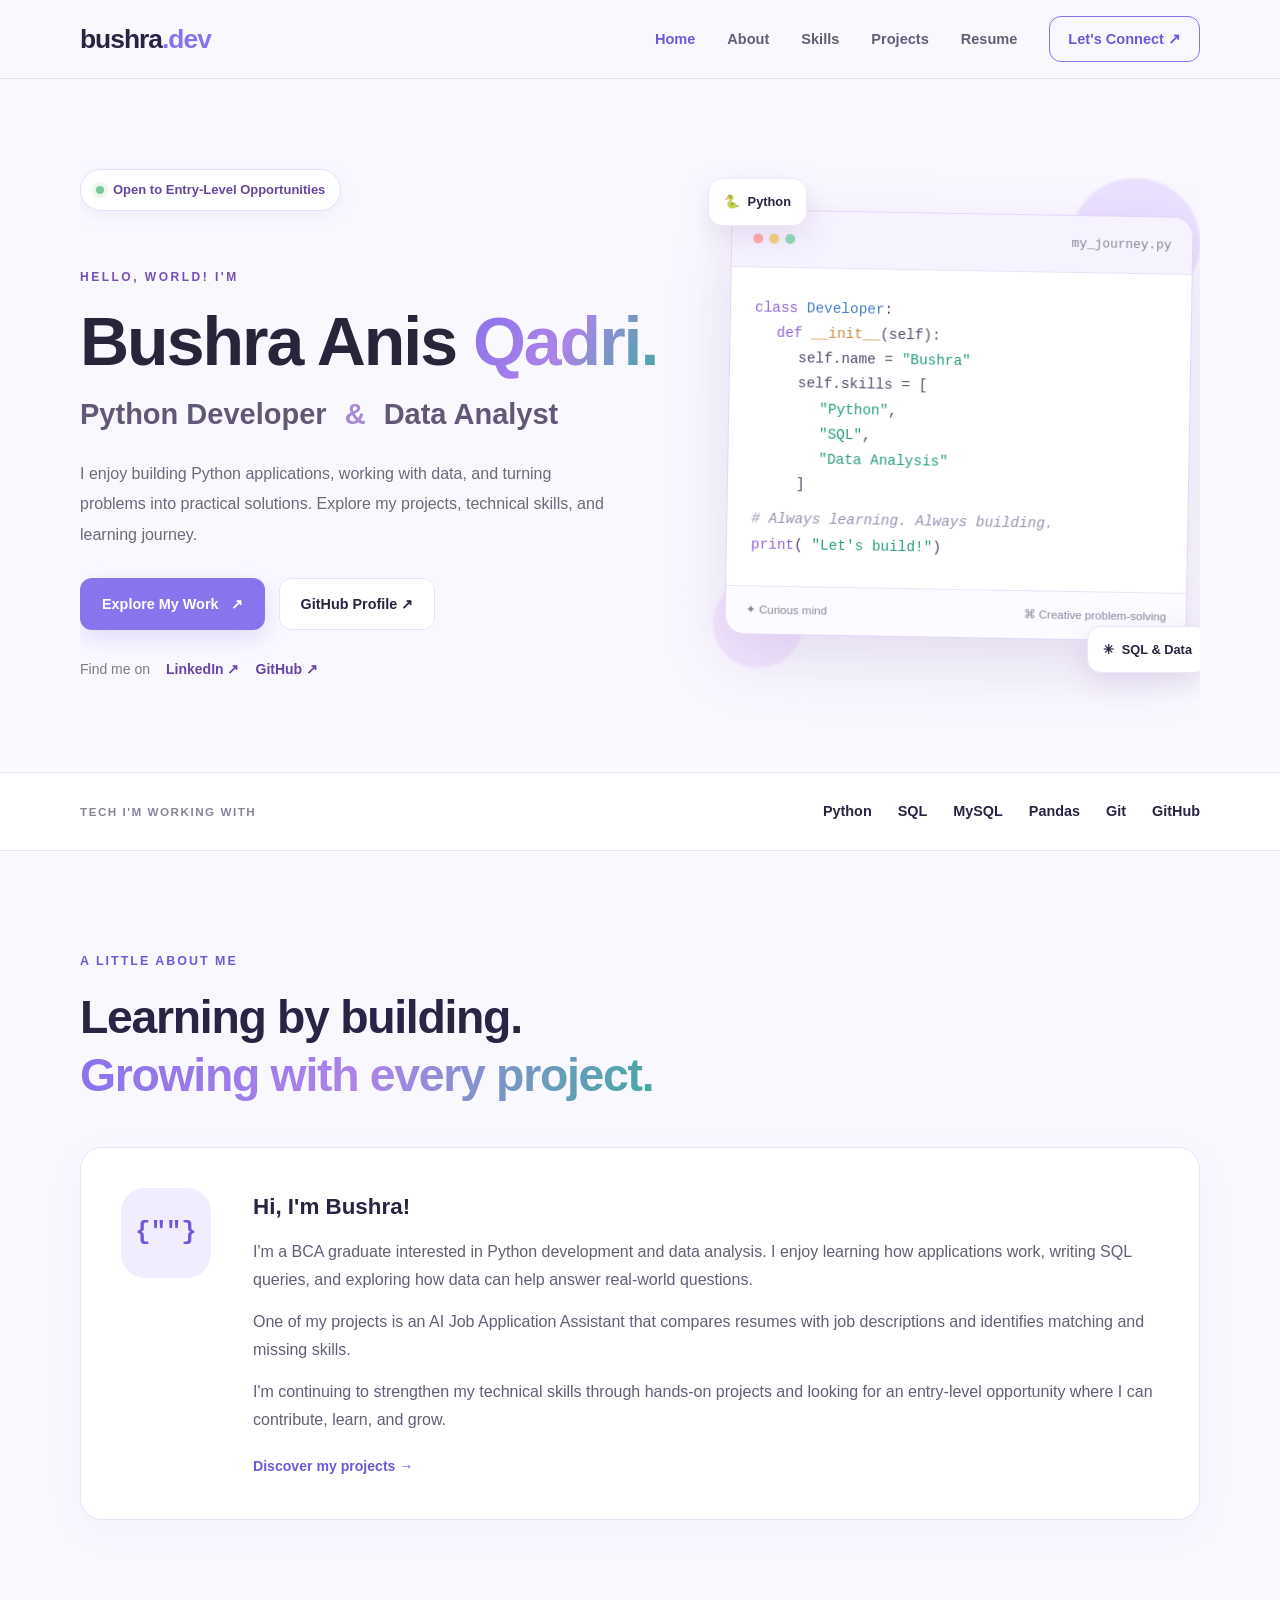
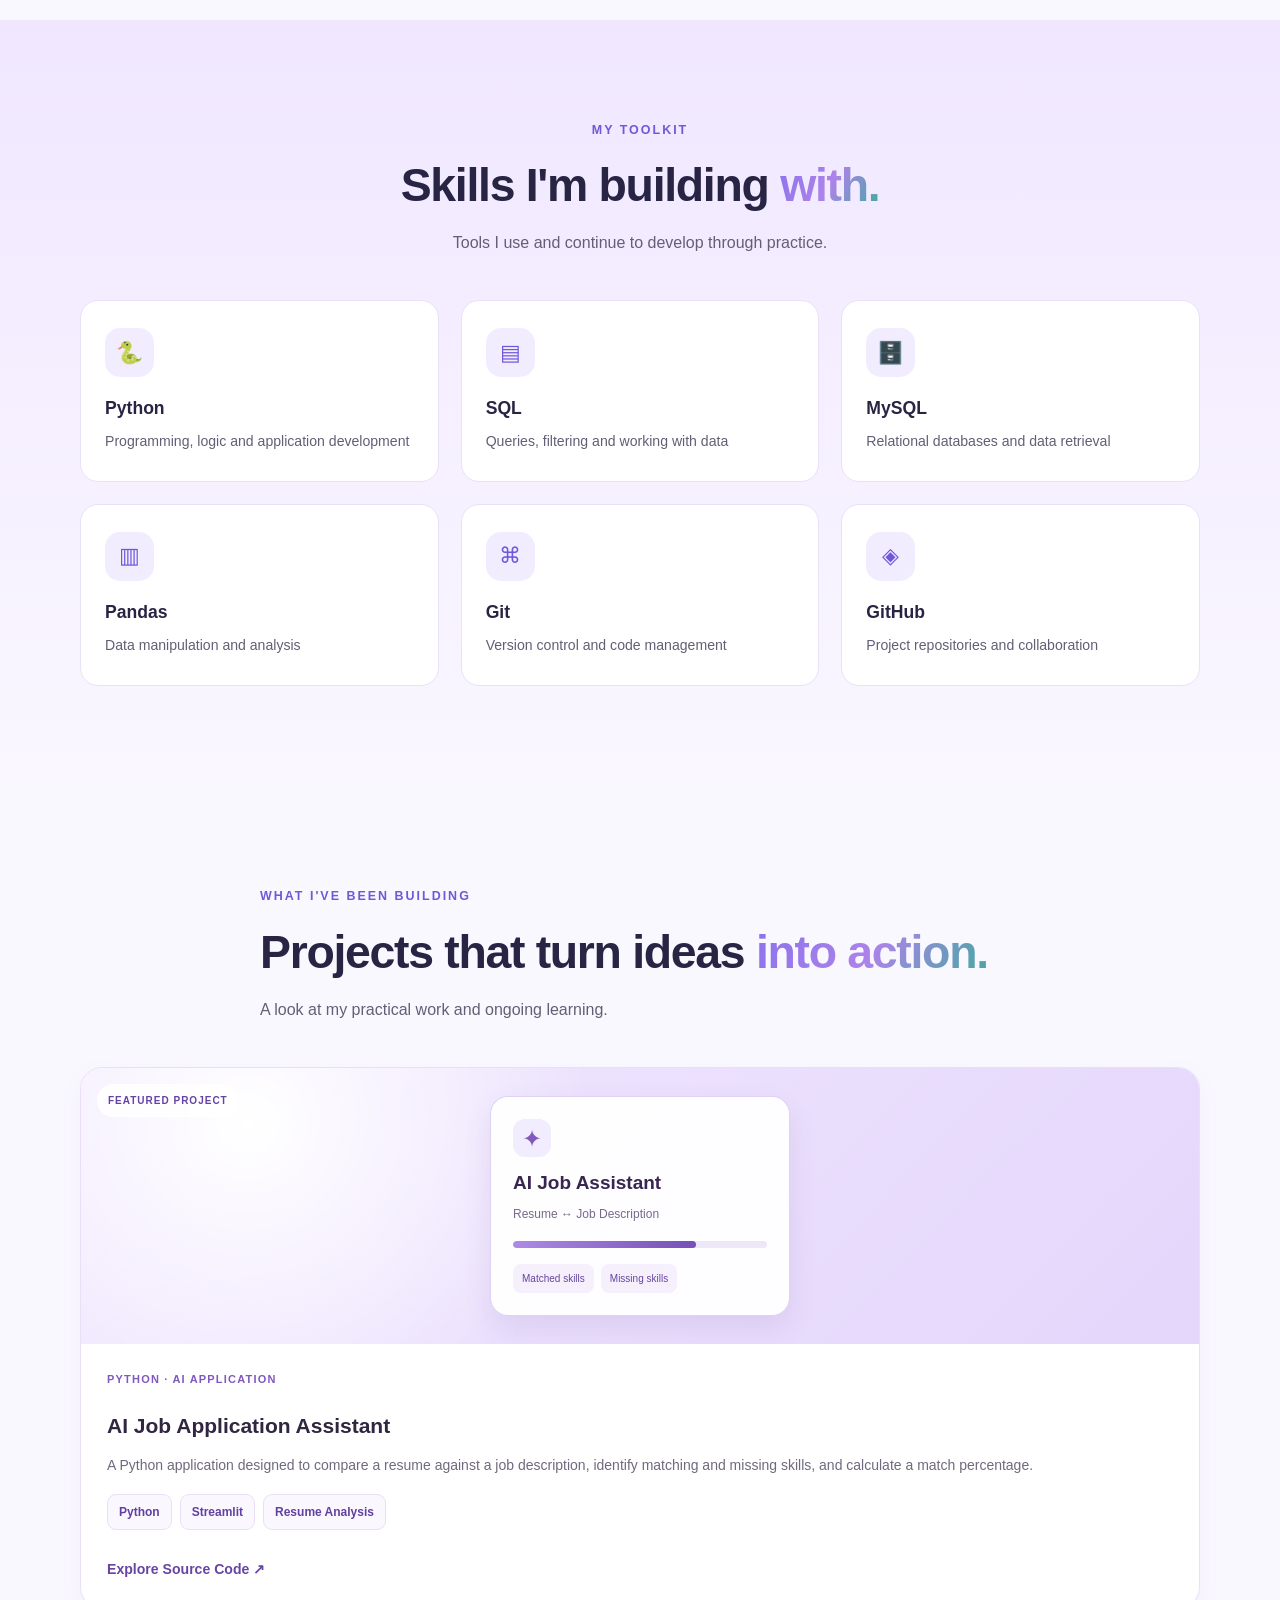
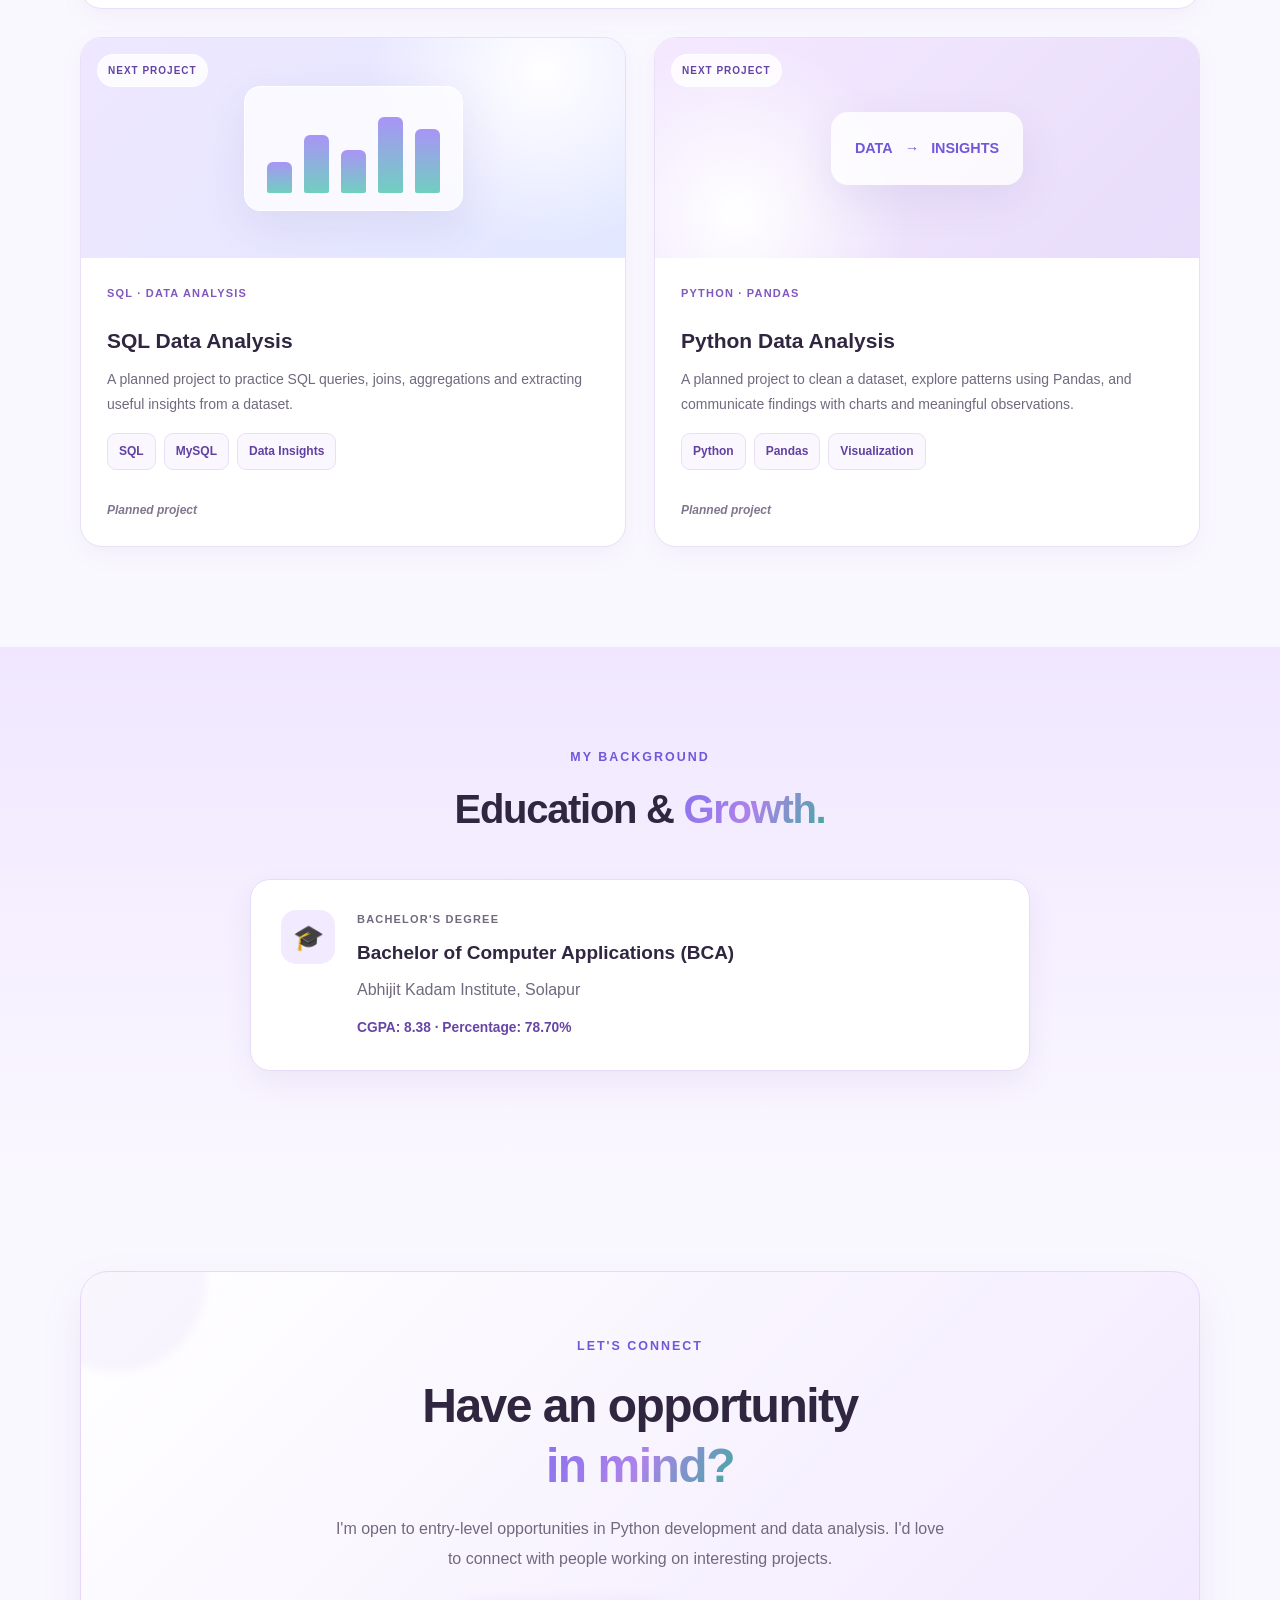
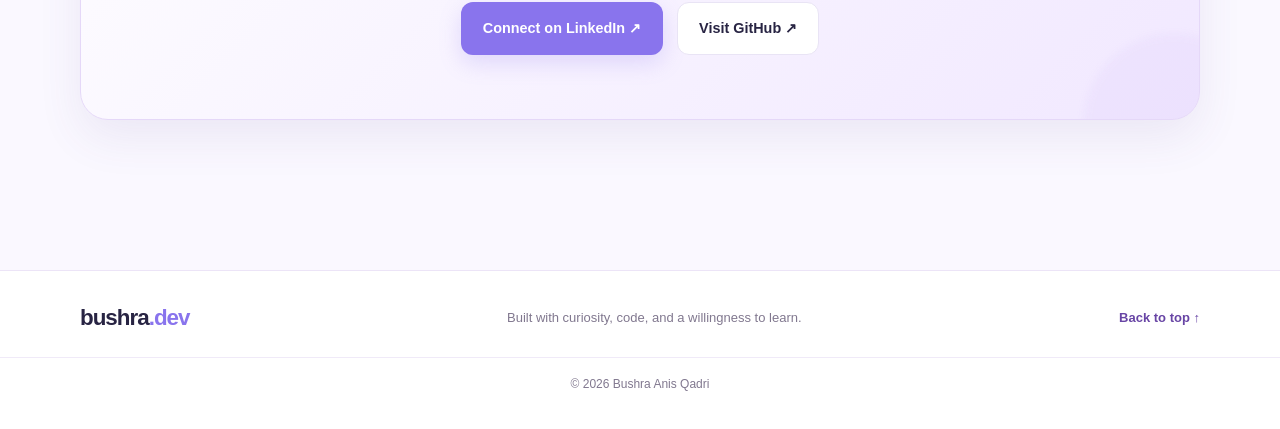
<file: index.html>
<meta name="viewport" content="width=device-width, initial-scale=1.0">
    <meta name="theme-color" content="#faf8ff">

    <meta name="description" content="Bushra Anis Qadri's portfolio showcasing Python development, SQL, data analysis, and projects.">

    <title>Bushra Anis Qadri | Python Developer & Data Analyst</title>

    <link rel="stylesheet" href="style.css">
    <script src="script.js" defer></script>
</head>

<body>

    <!-- Navigation -->
    <header class="header">
        <nav class="navbar container" aria-label="Main navigation">

            <a href="#home" class="logo">
                bushra<span>.dev</span>
            </a>

            <button
                class="menu-toggle"
                id="menu-toggle"
                aria-label="Open navigation menu"
                aria-expanded="false"
                aria-controls="nav-links">
                ☰
            </button>

           <div class="nav-links" id="nav-links">
    <a href="#home">Home</a>
    <a href="#about">About</a>
    <a href="#skills">Skills</a>
    <a href="#projects">Projects</a>
    <a href="resume.html">Resume</a>
    <a href="#contact" class="nav-contact">Let's Connect ↗</a>
</div

        </nav>
    </header>


    <main>

        <!-- Hero Section -->
        <section class="hero section container" id="home">

            <div class="hero-content">

                <div class="availability">
                    <span class="status-dot"></span>
                    Open to Entry-Level Opportunities
                </div>

                <p class="eyebrow">HELLO, WORLD! I'M</p>

                <h1>
                    Bushra Anis
                    <span class="gradient-text">Qadri.</span>
                </h1>

                <h2>
                    Python Developer
                    <span class="title-divider">&</span>
                    Data Analyst
                </h2>

                <p class="hero-description">
                    I enjoy building Python applications, working with
                    data, and turning problems into practical solutions.
                    Explore my projects, technical skills, and learning journey.
                </p>

                <div class="hero-buttons">
    <a href="#projects" class="btn btn-primary">
        Explore My Work <span>↗</span>
    </a>

    <a
        href="https://github.com/bushraqadri-dev"
        target="_blank"
        rel="noopener noreferrer"
        class="btn btn-secondary">
        GitHub Profile ↗
    </a>
</div>

                <div class="hero-socials">
                    <span>Find me on</span>

                    <a
    href="https://www.linkedin.com/in/bushraqadri"
    target="_blank"
    rel="noopener noreferrer">
    LinkedIn ↗
</a>

                    <a
                        href="https://github.com/bushraqadri-dev"
                        target="_blank"
                        rel="noopener noreferrer">
                        GitHub ↗
                    </a>
                </div>

            </div>


            <!-- Decorative Code Card -->
            <div class="hero-visual" aria-label="Python code illustration">

                <div class="floating-shape shape-one"></div>
                <div class="floating-shape shape-two"></div>

                <div class="code-card">

                    <div class="code-header">
                        <div class="window-dots">
                            <span></span>
                            <span></span>
                            <span></span>
                        </div>

                        <span>my_journey.py</span>
                    </div>

                    <div class="code-body">
                        <p><span class="code-purple">class</span>
                            <span class="code-blue">Developer</span>:</p>

                        <p class="indent">
                            <span class="code-purple">def</span>
                            <span class="code-yellow">__init__</span>(self):
                        </p>

                        <p class="indent double-indent">
                            self.name =
                            <span class="code-green">"Bushra"</span>
                        </p>

                        <p class="indent double-indent">
                            self.skills = [
                        </p>

                        <p class="indent triple-indent">
                            <span class="code-green">"Python"</span>,
                        </p>

                        <p class="indent triple-indent">
                            <span class="code-green">"SQL"</span>,
                        </p>

                        <p class="indent triple-indent">
                            <span class="code-green">"Data Analysis"</span>
                        </p>

                        <p class="indent double-indent">]</p>

                        <p class="code-comment">
                            # Always learning. Always building.
                        </p>

                        <p>
                            <span class="code-purple">print</span>(
                            <span class="code-green">"Let's build!"</span>)
                        </p>

                    </div>

                    <div class="code-footer">
                        <span>✦ Curious mind</span>
                        <span>⌘ Creative problem-solving</span>
                    </div>

                </div>

                <div class="floating-badge badge-python">
                    <span>🐍</span> Python
                </div>

                <div class="floating-badge badge-sql">
                    <span>✳</span> SQL & Data
                </div>

            </div>

        </section>


        <!-- Skills Preview -->
        <section class="tech-strip">
            <div class="container tech-content">
                <span>TECH I'M WORKING WITH</span>

                <div class="tech-list">
                    <span>Python</span>
                    <span>SQL</span>
                    <span>MySQL</span>
                    <span>Pandas</span>
                    <span>Git</span>
                    <span>GitHub</span>
                </div>
            </div>
        </section>


        <!-- About Section -->
        <section class="section container" id="about">

            <div class="section-heading">
                <p class="eyebrow">A LITTLE ABOUT ME</p>
                <h2>Learning by building.<br>
                    <span class="gradient-text">Growing with every project.</span>
                </h2>
            </div>

            <div class="about-card">
                <div class="about-symbol">{"</>"}</div>

                <div>
                    <h3>Hi, I'm Bushra!</h3>

                    <p>
                        I'm a BCA graduate interested in Python development
                        and data analysis. I enjoy learning how applications
                        work, writing SQL queries, and exploring how data
                        can help answer real-world questions.
                    </p>

                    <p>
                        One of my projects is an AI Job Application Assistant
                        that compares resumes with job descriptions and
                        identifies matching and missing skills.
                    </p>

                    <p>
                        I'm continuing to strengthen my technical skills
                        through hands-on projects and looking for an
                        entry-level opportunity where I can contribute,
                        learn, and grow.
                    </p>

                    <a href="#projects" class="text-link">
                        Discover my projects →
                    </a>
                </div>
            </div>

        </section>


        <!-- Skills Section -->
        <section class="section section-tinted" id="skills">

            <div class="container">

                <div class="section-heading centered">
                    <p class="eyebrow">MY TOOLKIT</p>
                    <h2>Skills I'm building <span class="gradient-text">with.</span></h2>
                    <p>Tools I use and continue to develop through practice.</p>
                </div>

                <div class="skills-grid">

                    <article class="skill-card">
                        <div class="skill-icon">🐍</div>
                        <h3>Python</h3>
                        <p>Programming, logic and application development</p>
                    </article>

                    <article class="skill-card">
                        <div class="skill-icon">▤</div>
                        <h3>SQL</h3>
                        <p>Queries, filtering and working with data</p>
                    </article>

                    <article class="skill-card">
                        <div class="skill-icon">🗄️</div>
                        <h3>MySQL</h3>
                        <p>Relational databases and data retrieval</p>
                    </article>

                    <article class="skill-card">
                        <div class="skill-icon">▥</div>
                        <h3>Pandas</h3>
                        <p>Data manipulation and analysis</p>
                    </article>

                    <article class="skill-card">
                        <div class="skill-icon">⌘</div>
                        <h3>Git</h3>
                        <p>Version control and code management</p>
                    </article>

                    <article class="skill-card">
                        <div class="skill-icon">◈</div>
                        <h3>GitHub</h3>
                        <p>Project repositories and collaboration</p>
                    </article>

                </div>

            </div>
        </section>
        
    
    <!-- Projects Section -->
        <section class="section container" id="projects">

            <div class="section-heading">
                <p class="eyebrow">WHAT I'VE BEEN BUILDING</p>
                <h2>Projects that turn ideas <span class="gradient-text">into action.</span></h2>
                <p>A look at my practical work and ongoing learning.</p>
            </div>

            <div class="projects-grid">

                <!-- Existing GitHub Project -->
                <article class="project-card featured-project">

                    <div class="project-visual project-visual-one">
                        <span class="project-label">FEATURED PROJECT</span>

                        <div class="mini-dashboard">
                            <div class="mini-dashboard-icon">✦</div>
                            <h3>AI Job Assistant</h3>
                            <p>Resume ↔ Job Description</p>

                            <div class="mini-progress">
                                <span></span>
                            </div>

                            <div class="mini-tags">
                                <span>Matched skills</span>
                                <span>Missing skills</span>
                            </div>
                        </div>
                    </div>

                    <div class="project-info">
                        <p class="project-category">PYTHON · AI APPLICATION</p>

                        <h3>AI Job Application Assistant</h3>

                        <p>
                            A Python application designed to compare a resume
                            against a job description, identify matching and
                            missing skills, and calculate a match percentage.
                        </p>

                        <div class="project-tags">
                            <span>Python</span>
                            <span>Streamlit</span>
                            <span>Resume Analysis</span>
                        </div>

                        <a
                            href="https://github.com/bushraqadri-dev/AIJobAssistant"
                            target="_blank"
                            rel="noopener noreferrer"
                            class="text-link">
                            Explore Source Code ↗
                        </a>
                    </div>

                </article>


                <!-- Future Project -->
                <article class="project-card">

                    <div class="project-visual project-visual-two">
                        <div class="chart-art" aria-hidden="true">
                            <span style="--bar-height: 35%"></span>
                            <span style="--bar-height: 65%"></span>
                            <span style="--bar-height: 48%"></span>
                            <span style="--bar-height: 85%"></span>
                            <span style="--bar-height: 72%"></span>
                        </div>

                        <span class="project-label">NEXT PROJECT</span>
                    </div>

                    <div class="project-info">
                        <p class="project-category">SQL · DATA ANALYSIS</p>

                        <h3>SQL Data Analysis</h3>

                        <p>
                            A planned project to practice SQL queries,
                            joins, aggregations and extracting useful
                            insights from a dataset.
                        </p>

                        <div class="project-tags">
                            <span>SQL</span>
                            <span>MySQL</span>
                            <span>Data Insights</span>
                        </div>

                        <span class="project-status">Planned project</span>
                    </div>

                </article>


                <!-- Future Project -->
                <article class="project-card">

                    <div class="project-visual project-visual-three">
                        <div class="data-art" aria-hidden="true">
                            <span>DATA</span>
                            <span>→</span>
                            <span>INSIGHTS</span>
                        </div>

                        <span class="project-label">NEXT PROJECT</span>
                    </div>

                    <div class="project-info">
                        <p class="project-category">PYTHON · PANDAS</p>

                        <h3>Python Data Analysis</h3>

                        <p>
                            A planned project to clean a dataset, explore
                            patterns using Pandas, and communicate findings
                            with charts and meaningful observations.
                        </p>

                        <div class="project-tags">
                            <span>Python</span>
                            <span>Pandas</span>
                            <span>Visualization</span>
                        </div>

                        <span class="project-status">Planned project</span>
                    </div>

                </article>

            </div>

        </section>


        <!-- Education Section -->
        <section class="section section-tinted" id="education">

            <div class="container education-content">
                <div>
                    <p class="eyebrow">MY BACKGROUND</p>
                    <h2>Education & <span class="gradient-text">Growth.</span></h2>
                </div>

                <article class="education-card">
                    <div class="education-icon">🎓</div>

                    <div>
                        <p class="project-category">BACHELOR'S DEGREE</p>
                        <h3>Bachelor of Computer Applications (BCA)</h3>
                        <p>Abhijit Kadam Institute, Solapur</p>
                        <p class="education-note">
                            CGPA: 8.38 · Percentage: 78.70%
                        </p>
                    </div>
                </article>
            </div>

        </section>


        <!-- Contact Section -->
        <section class="section container" id="contact">

            <div class="contact-card">

                <div class="contact-decoration decoration-one"></div>
                <div class="contact-decoration decoration-two"></div>

                <p class="eyebrow">LET'S CONNECT</p>

                <h2>
                    Have an opportunity<br>
                    <span class="gradient-text">in mind?</span>
                </h2>

                <p>
                    I'm open to entry-level opportunities in Python
                    development and data analysis. I'd love to connect
                    with people working on interesting projects.
                </p>

                <div class="contact-buttons">

                    <a
                        href="https://www.linkedin.com/in/bushraqadri"
                        target="_blank"
                        rel="noopener noreferrer"
                        class="btn btn-primary">
                        Connect on LinkedIn ↗
                    </a>

                    <a
                        href="https://github.com/bushraqadri-dev"
                        target="_blank"
                        rel="noopener noreferrer"
                        class="btn btn-secondary">
                        Visit GitHub ↗
                    </a>

                </div>

            </div>

        </section>

    </main>


    <!-- Footer -->
    <footer class="footer">
        <div class="container footer-content">

            <a href="#home" class="logo">
                bushra<span>.dev</span>
            </a>

            <p>Built with curiosity, code, and a willingness to learn.</p>

            <a href="#home" class="back-to-top">Back to top ↑</a>

        </div>
        <p class="copyright">
            © <span id="current-year"></span> Bushra Anis Qadri
        </p>
    </footer>

</body>
</html>
</file>
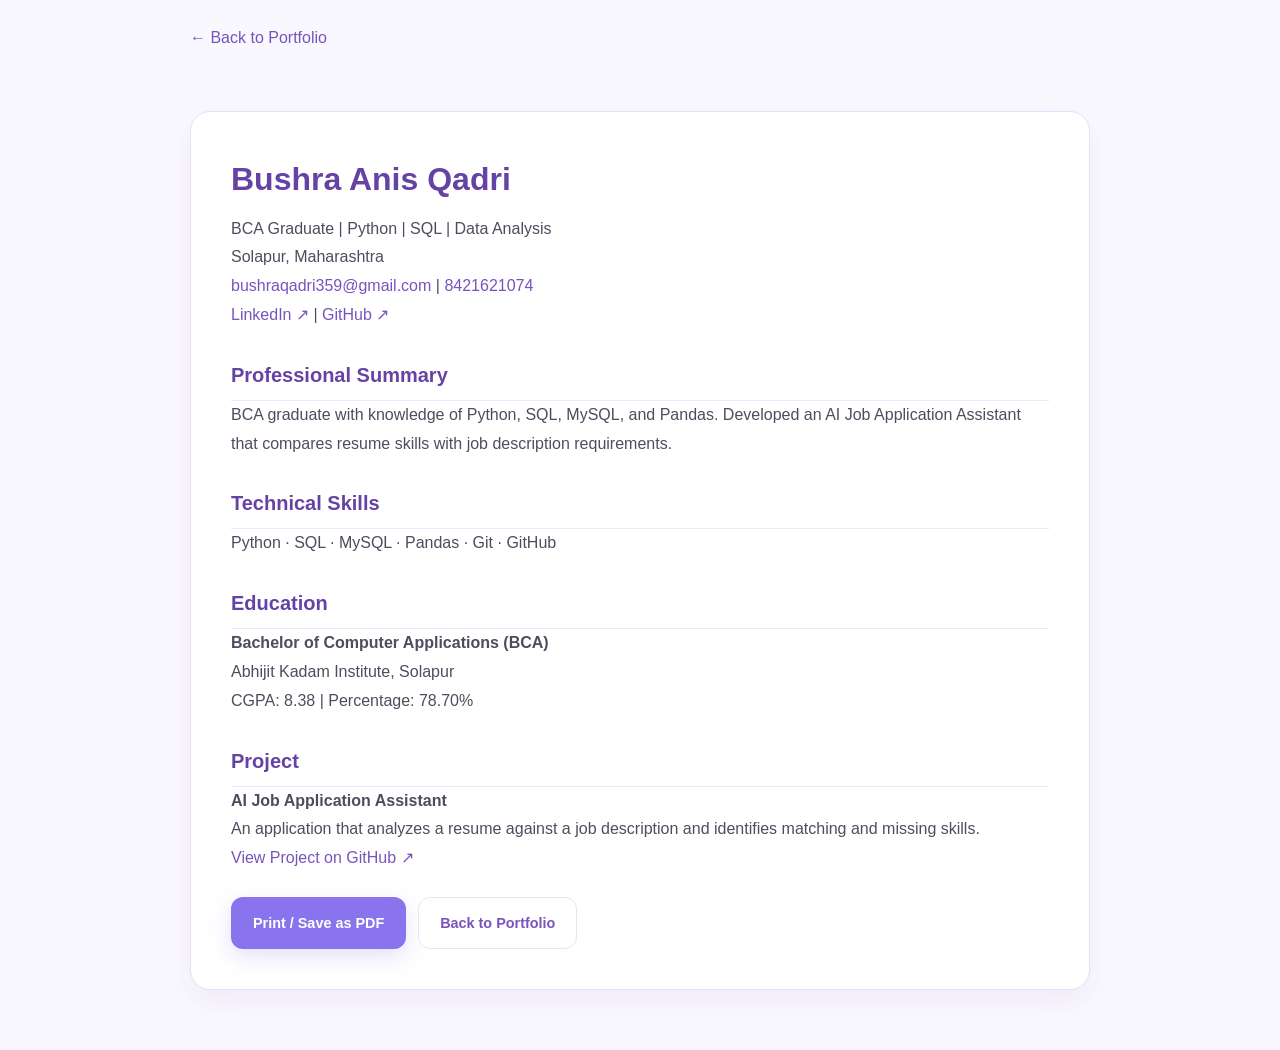
<file: resume.html>
<!DOCTYPE html>
<html lang="en">
<head>
    <meta charset="UTF-8">
    <meta name="viewport" content="width=device-width, initial-scale=1.0">
    <title>Bushra Anis Qadri | Resume</title>
    <link rel="stylesheet" href="style.css">
    <style>
        .resume-page {
            max-width: 900px;
            margin: 60px auto;
            padding: 40px;
            background: #fff;
            border: 1px solid #e8def8;
            border-radius: 20px;
            box-shadow: 0 12px 35px rgba(105, 75, 155, 0.08);
        }
        .resume-page h1 {
            color: #6543a5;
            margin-bottom: 8px;
        }
        .resume-page h2 {
            color: #6543a5;
            font-size: 20px;
            margin-top: 28px;
            padding-bottom: 8px;
            border-bottom: 1px solid #eee6f8;
        }
        .resume-page p, .resume-page li {
            color: #514b5e;
            line-height: 1.8;
        }
        .resume-page a {
            color: #7953bd;
            text-decoration: none;
        }
        .resume-actions {
            display: flex;
            gap: 12px;
            flex-wrap: wrap;
            margin-top: 24px;
        }
        .resume-back {
            display: inline-block;
            margin: 24px 0 0  max(20px, calc((100% - 900px) / 2));
            color: #7953bd;
            text-decoration: none;
        }
        @media (max-width: 600px) {
            .resume-page {
                margin: 24px 16px;
                padding: 24px;
            }
        }
        @media print {
            body { background: #fff !important; }
            .resume-back, .resume-actions { display: none !important; }
            .resume-page {
                margin: 0;
                padding: 10px;
                border: none;
                box-shadow: none;
                max-width: none;
            }
        }
    </style>
</head>
<body>

    <a href="index.html" class="resume-back">← Back to Portfolio</a>

    <main class="resume-page">
        <header>
            <h1>Bushra Anis Qadri</h1>
            <p>BCA Graduate | Python | SQL | Data Analysis</p>
            <p>Solapur, Maharashtra</p>
            <p>
                <a href="mailto:bushraqadri359@gmail.com">bushraqadri359@gmail.com</a>
                | <a href="tel:8421621074">8421621074</a>
            </p>
            <p>
                <a href="https://www.linkedin.com/in/bushraqadri" target="_blank" rel="noopener noreferrer">LinkedIn ↗</a>
                | <a href="https://github.com/bushraqadri-dev" target="_blank" rel="noopener noreferrer">GitHub ↗</a>
            </p>
        </header>

        <section>
            <h2>Professional Summary</h2>
            <p>
                BCA graduate with knowledge of Python, SQL, MySQL, and Pandas.
                Developed an AI Job Application Assistant that compares resume
                skills with job description requirements.
            </p>
        </section>

        <section>
            <h2>Technical Skills</h2>
            <p>Python · SQL · MySQL · Pandas · Git · GitHub</p>
        </section>

        <section>
            <h2>Education</h2>
            <p><strong>Bachelor of Computer Applications (BCA)</strong></p>
            <p>Abhijit Kadam Institute, Solapur</p>
            <p>CGPA: 8.38 | Percentage: 78.70%</p>
        </section>

        <section>
            <h2>Project</h2>
            <p><strong>AI Job Application Assistant</strong></p>
            <p>
                An application that analyzes a resume against a job description
                and identifies matching and missing skills.
            </p>
            <p>
                <a href="https://github.com/bushraqadri-dev/AIJobAssistant"
                   target="_blank" rel="noopener noreferrer">
                    View Project on GitHub ↗
                </a>
            </p>
        </section>

        <div class="resume-actions">
            <button class="btn btn-primary" onclick="window.print()">
                Print / Save as PDF
            </button>
            <a href="index.html" class="btn btn-secondary">Back to Portfolio</a>
        </div>
    </main>

</body>
</html>
</file>
<file: style.css>
/* ========================================
   BUSHRA.DEV — SOFT LAVENDER PORTFOLIO
   ======================================== */

:root {
    --background: #faf8ff;
    --surface: #ffffff;
    --surface-soft: #f1edff;
    --lavender: #8974ed;
    --lavender-dark: #7058d9;
    --lavender-light: #e7dfff;
    --teal: #35a99b;
    --heading: #282443;
    --text: #625f76;
    --muted: #88849b;
    --border: #e9e4f5;
    --shadow: 0 15px 45px rgba(79, 61, 133, 0.09);
    --radius: 22px;
}

/* Reset */

* {
    margin: 0;
    padding: 0;
    box-sizing: border-box;
}

html {
    scroll-behavior: smooth;
    scroll-padding-top: 90px;
}

body {
    font-family: "Segoe UI", Arial, sans-serif;
    background: var(--background);
    color: var(--text);
    line-height: 1.7;
    overflow-x: hidden;
}

a {
    color: inherit;
    text-decoration: none;
}

button,
a {
    -webkit-tap-highlight-color: transparent;
}

button {
    font: inherit;
}

img {
    max-width: 100%;
    display: block;
}

::selection {
    background: var(--lavender-light);
    color: var(--heading);
}

.container {
    width: min(1120px, 90%);
    margin-inline: auto;
}

.section {
    padding-block: 100px;
}

.section-tinted {
    background: #f3efff;
}

.gradient-text {
    background: linear-gradient(
        120deg,
        #8a72ed,
        #ad83e9,
        #42aaa0
    );
    -webkit-background-clip: text;
    background-clip: text;
    color: transparent;
}

/* Navigation */

.header {
    position: sticky;
    top: 0;
    z-index: 100;
    background: rgba(250, 248, 255, 0.91);
    backdrop-filter: blur(16px);
    border-bottom: 1px solid rgba(226, 218, 245, 0.8);
}

.navbar {
    min-height: 78px;
    display: flex;
    justify-content: space-between;
    align-items: center;
    gap: 24px;
}

.logo {
    font-size: 1.65rem;
    font-weight: 800;
    letter-spacing: -1px;
    color: var(--heading);
}

.logo span {
    color: var(--lavender);
}

.nav-links {
    display: flex;
    align-items: center;
    gap: 32px;
}

.nav-links a {
    font-size: 0.91rem;
    font-weight: 600;
    color: var(--text);
    transition: color 0.25s ease;
}

.nav-links a:hover {
    color: var(--lavender-dark);
}

.nav-links .nav-contact {
    padding: 10px 18px;
    border: 1px solid var(--lavender);
    border-radius: 12px;
    color: var(--lavender-dark);
}

.nav-contact:hover {
    background: var(--lavender);
    color: white !important;
}

.menu-toggle {
    display: none;
    border: 1px solid var(--border);
    background: white;
    color: var(--heading);
    padding: 7px 12px;
    border-radius: 10px;
    cursor: pointer;
    font-size: 1.3rem;
}

/* Hero */

.hero {
    min-height: 650px;
    display: grid;
    grid-template-columns: 1.1fr 0.9fr;
    align-items: center;
    gap: 45px;
    padding-top: 90px;
    padding-bottom: 90px;
}

.hero-content {
    animation: enter-left 0.8s ease both;
}

.availability {
    display: inline-flex;
    align-items: center;
    gap: 9px;
    padding: 8px 13px;
    margin-bottom: 28px;
    border: 1px solid #d7eee7;
    border-radius: 50px;
    background: #effaf5;
    color: #287c68;
    font-size: 0.78rem;
    font-weight: 700;
}

.status-dot {
    width: 8px;
    height: 8px;
    background: #38b89a;
    border-radius: 50%;
    box-shadow: 0 0 0 4px rgba(56, 184, 154, 0.13);
}

.eyebrow {
    color: var(--lavender-dark);
    font-size: 0.78rem;
    font-weight: 800;
    letter-spacing: 2px;
    margin-bottom: 15px;
}

.hero h1 {
    color: var(--heading);
    font-size: clamp(3rem, 5.2vw, 4.65rem);
    line-height: 1.12;
    letter-spacing: -3px;
    margin-bottom: 17px;
}

.hero h2 {
    color: var(--heading);
    font-size: clamp(1.1rem, 2.2vw, 1.55rem);
    font-weight: 650;
    margin-bottom: 20px;
}

.title-divider {
    color: var(--lavender);
    padding-inline: 5px;
}

.hero-description {
    max-width: 510px;
    font-size: 1rem;
    line-height: 1.9;
    margin-bottom: 30px;
}

.hero-buttons,
.contact-buttons {
    display: flex;
    flex-wrap: wrap;
    align-items: center;
    gap: 13px;
}

.btn {
    display: inline-flex;
    justify-content: center;
    align-items: center;
    gap: 12px;
    padding: 13px 21px;
    border: 1px solid transparent;
    border-radius: 12px;
    font-size: 0.9rem;
    font-weight: 700;
    cursor: pointer;
    transition:
        transform 0.25s ease,
        box-shadow 0.25s ease,
        background 0.25s ease;
}

.btn:hover {
    transform: translateY(-3px);
}

.btn-primary {
    background: var(--lavender);
    color: white;
    box-shadow: 0 8px 22px rgba(137, 116, 237, 0.22);
}

.btn-primary:hover {
    background: var(--lavender-dark);
    box-shadow: 0 12px 28px rgba(137, 116, 237, 0.32);
}

.btn-secondary {
    background: white;
    color: var(--heading);
    border-color: var(--border);
}

.btn-secondary:hover {
    border-color: var(--lavender);
    box-shadow: var(--shadow);
}

.hero-socials {
    display: flex;
    align-items: center;
    gap: 20px;
    flex-wrap: wrap;
    margin-top: 28px;
    font-size: 0.84rem;
}

.hero-socials span {
    color: var(--muted);
}

.hero-socials a {
    color: var(--heading);
    font-weight: 700;
}

.hero-socials a:hover {
    color: var(--lavender-dark);
}

/* Decorative code card */

.hero-visual {
    position: relative;
    min-width: 0;
    padding: 35px 10px;
    animation: enter-right 0.9s ease both;
}

.code-card {
    position: relative;
    z-index: 2;
    overflow: hidden;
    background: white;
    border: 1px solid #e8e0fa;
    border-radius: 20px;
    box-shadow: 0 24px 65px rgba(100, 78, 164, 0.15);
    transform: rotate(1deg);
    transition: transform 0.35s ease, box-shadow 0.35s ease;
}

.code-card:hover {
    transform: rotate(0deg) translateY(-5px);
    box-shadow: 0 30px 70px rgba(100, 78, 164, 0.2);
}

.code-header {
    display: flex;
    align-items: center;
    justify-content: space-between;
    padding: 17px 21px;
    background: #f6f2ff;
    border-bottom: 1px solid var(--border);
    font-family: Consolas, monospace;
    font-size: 0.8rem;
    color: var(--muted);
}

.window-dots {
    display: flex;
    gap: 6px;
}

.window-dots span {
    width: 10px;
    height: 10px;
    border-radius: 50%;
    background: #ffaaa9;
}

.window-dots span:nth-child(2) {
    background: #f5d17a;
}

.window-dots span:nth-child(3) {
    background: #8ed9b6;
}

.code-body {
    padding: 28px 24px;
    font-family: Consolas, "Courier New", monospace;
    font-size: clamp(0.72rem, 1.2vw, 0.9rem);
    line-height: 2.2;
    color: #4f4a68;
    overflow-wrap: anywhere;
}

.indent {
    padding-left: 22px;
}

.double-indent {
    padding-left: 44px;
}

.triple-indent {
    padding-left: 66px;
}

.code-purple {
    color: #9363d7;
}

.code-blue {
    color: #477cc5;
}

.code-yellow {
    color: #c78c3d;
}

.code-green {
    color: #279b80;
}

.code-comment {
    color: #9991b2;
    font-style: italic;
    margin-top: 10px;
}

.code-footer {
    display: flex;
    justify-content: space-between;
    gap: 8px;
    flex-wrap: wrap;
    padding: 14px 20px;
    background: #fcfbff;
    border-top: 1px solid var(--border);
    color: var(--muted);
    font-size: 0.72rem;
}

.floating-shape {
    position: absolute;
    border-radius: 50%;
    filter: blur(1px);
    animation: float 5s ease-in-out infinite;
}

.shape-one {
    width: 130px;
    height: 130px;
    background: rgba(180, 155, 255, 0.23);
    top: 0;
    right: 0;
}

.shape-two {
    width: 90px;
    height: 90px;
    background: rgba(91, 207, 188, 0.22);
    bottom: 5px;
    left: -5px;
    animation-delay: -2s;
}

.floating-badge {
    position: absolute;
    z-index: 3;
    display: flex;
    align-items: center;
    gap: 8px;
    padding: 12px 15px;
    background: white;
    border: 1px solid var(--border);
    border-radius: 13px;
    box-shadow: var(--shadow);
    color: var(--heading);
    font-size: 0.8rem;
    font-weight: 700;
    animation: float 4s ease-in-out infinite;
}

.badge-python {
    top: 0;
    left: -10px;
}

.badge-sql {
    bottom: 0;
    right: -8px;
    animation-delay: -1.5s;
}

/* Technology strip */

.tech-strip {
    padding: 26px 0;
    background: white;
    border-block: 1px solid var(--border);
}

.tech-content {
    display: flex;
    justify-content: space-between;
    align-items: center;
    gap: 25px;
    flex-wrap: wrap;
}

.tech-content > span {
    color: var(--muted);
    font-size: 0.73rem;
    font-weight: 800;
    letter-spacing: 1.5px;
}

.tech-list {
    display: flex;
    align-items: center;
    justify-content: center;
    gap: 26px;
    flex-wrap: wrap;
}

.tech-list span {
    color: var(--heading);
    font-weight: 700;
    font-size: 0.9rem;
    transition: color 0.2s ease;
}

.tech-list span:hover {
    color: var(--lavender-dark);
}

/* Section headings */

.section-heading {
    max-width: 760px;
    margin-bottom: 43px;
}

.section-heading h2,
.education-content h2 {
    color: var(--heading);
    font-size: clamp(2rem, 4vw, 2.9rem);
    line-height: 1.25;
    letter-spacing: -1.3px;
    margin-bottom: 15px;
}

.section-heading > p:not(.eyebrow) {
    margin-top: 12px;
}

.centered {
    margin-inline: auto;
    text-align: center;
}

/* About */

.about-card {
    display: grid;
    grid-template-columns: 100px 1fr;
    gap: 32px;
    align-items: start;
    padding: 40px;
    background: white;
    border: 1px solid var(--border);
    border-radius: var(--radius);
    box-shadow: 0 10px 40px rgba(79, 61, 133, 0.04);
}

.about-symbol {
    display: grid;
    place-items: center;
    width: 90px;
    height: 90px;
    border-radius: 24px;
    background: var(--surface-soft);
    color: var(--lavender-dark);
    font-family: Consolas, monospace;
    font-size: 1.6rem;
    font-weight: 800;
}

.about-card h3 {
    color: var(--heading);
    font-size: 1.4rem;
    margin-bottom: 12px;
}

.about-card p {
    margin-bottom: 14px;
}

.text-link {
    display: inline-block;
    margin-top: 7px;
    color: var(--lavender-dark);
    font-size: 0.88rem;
    font-weight: 800;
    transition: color 0.2s ease, transform 0.2s ease;
}

.text-link:hover {
    color: var(--teal);
    transform: translateX(3px);
}

/* Skills */

.skills-grid {
    display: grid;
    grid-template-columns: repeat(3, minmax(0, 1fr));
    gap: 22px;
}

.skill-card {
    padding: 27px 24px;
    background: white;
    border: 1px solid #e8e1f7;
    border-radius: 18px;
    transition:
        transform 0.3s ease,
        border-color 0.3s ease,
        box-shadow 0.3s ease;
}

.skill-card:hover {
    transform: translateY(-7px);
    border-color: #c6b6ff;
    box-shadow: var(--shadow);
}

.skill-icon {
    display: grid;
    place-items: center;
    width: 49px;
    height: 49px;
    margin-bottom: 17px;
    border-radius: 15px;
    background: var(--surface-soft);
    color: var(--lavender-dark);
    font-size: 1.35rem;
}

.skill-card h3 {
    color: var(--heading);
    font-size: 1.1rem;
    margin-bottom: 6px;
}

.skill-card p {
    font-size: 0.88rem;
    line-height: 1.7;
}

/* Projects */

.projects-grid {
    display: grid;
    grid-template-columns: repeat(2, minmax(0, 1fr));
    gap: 25px;
    align-items: stretch;
}

.project-card {
    min-width: 0;
    overflow: hidden;
    background: white;
    border: 1px solid var(--border);
    border-radius: 20px;
    box-shadow: 0 8px 30px rgba(79, 61, 133, 0.04);
    transition:
        transform 0.3s ease,
        box-shadow 0.3s ease,
        border-color 0.3s ease;
}

.project-card:hover {
    transform: translateY(-7px);
    box-shadow: var(--shadow);
    border-color: #d4c7fb;
}

.featured-project {
    grid-column: 1 / -1;
    display: grid;
    grid-template-columns: 0.9fr 1.1fr;
}

.project-visual {
    position: relative;
    min-height: 235px;
    display: flex;
    align-items: center;
    justify-content: center;
    overflow: hidden;
}

.project-visual-one {
    background: linear-gradient(135deg, #eee8ff, #f7f2ff 60%, #e1f8f2);
}

.project-visual-two {
    background: linear-gradient(135deg, #e9edff, #f2edff);
}

.project-visual-three {
    background: linear-gradient(135deg, #e0f6f1, #f2edff);
}

.project-label {
    position: absolute;
    top: 17px;
    left: 17px;
    padding: 5px 10px;
    border-radius: 30px;
    background: rgba(255, 255, 255, 0.85);
    color: var(--lavender-dark);
    font-size: 0.65rem;
    font-weight: 800;
    letter-spacing: 1px;
}

.mini-dashboard {
    width: min(280px, 80%);
    padding: 23px;
    background: rgba(255, 255, 255, 0.92);
    border: 1px solid rgba(255, 255, 255, 0.95);
    border-radius: 18px;
    box-shadow: 0 15px 40px rgba(95, 72, 151, 0.12);
    transition: transform 0.3s ease;
}

.project-card:hover .mini-dashboard {
    transform: scale(1.03);
}

.mini-dashboard-icon {
    display: grid;
    place-items: center;
    width: 38px;
    height: 38px;
    margin-bottom: 10px;
    border-radius: 12px;
    background: var(--surface-soft);
    color: var(--lavender-dark);
}

.mini-dashboard h3 {
    color: var(--heading);
    font-size: 1.05rem;
}

.mini-dashboard p {
    margin: 4px 0 15px;
    font-size: 0.77rem;
}

.mini-progress {
    height: 8px;
    overflow: hidden;
    border-radius: 20px;
    background: #e9e4f5;
}

.mini-progress span {
    display: block;
    width: 68%;
    height: 100%;
    border-radius: inherit;
    background: linear-gradient(90deg, var(--lavender), var(--teal));
}

.mini-tags {
    display: flex;
    flex-wrap: wrap;
    gap: 7px;
    margin-top: 13px;
}

.mini-tags span {
    padding: 4px 7px;
    border-radius: 6px;
    background: #f4f0ff;
    color: #7160b2;
    font-size: 0.63rem;
}

.project-info {
    padding: 27px;
}

.project-category {
    margin-bottom: 10px;
    color: var(--lavender-dark);
    font-size: 0.69rem;
    font-weight: 800;
    letter-spacing: 1.2px;
}

.project-info h3 {
    color: var(--heading);
    font-size: 1.3rem;
    line-height: 1.4;
    margin-bottom: 12px;
}

.project-info > p:not(.project-category) {
    font-size: 0.91rem;
    line-height: 1.8;
}

.project-tags {
    display: flex;
    flex-wrap: wrap;
    gap: 8px;
    margin: 19px 0 12px;
}

.project-tags span {
    padding: 6px 10px;
    border-radius: 8px;
    background: #f3efff;
    color: #7160b2;
    font-size: 0.72rem;
    font-weight: 700;
}

.project-status {
    display: inline-block;
    margin-top: 5px;
    color: #79758c;
    font-size: 0.79rem;
    font-weight: 700;
}

/* Decorative charts */

.chart-art {
    height: 125px;
    display: flex;
    align-items: end;
    gap: 12px;
    padding: 17px 22px;
    background: rgba(255, 255, 255, 0.75);
    border: 1px solid white;
    border-radius: 16px;
    box-shadow: var(--shadow);
}

.chart-art span {
    width: 25px;
    height: var(--bar-height);
    border-radius: 6px 6px 2px 2px;
    background: linear-gradient(180deg, #a994f6, #70cfc0);
    transform-origin: bottom;
    animation: grow-bar 1s ease both;
}

.chart-art span:nth-child(2) {
    animation-delay: 0.1s;
}

.chart-art span:nth-child(3) {
    animation-delay: 0.2s;
}

.chart-art span:nth-child(4) {
    animation-delay: 0.3s;
}

.chart-art span:nth-child(5) {
    animation-delay: 0.4s;
}

.data-art {
    display: flex;
    align-items: center;
    gap: 12px;
    padding: 24px;
    border-radius: 17px;
    background: rgba(255, 255, 255, 0.82);
    box-shadow: var(--shadow);
    color: var(--lavender-dark);
    font-size: 0.9rem;
    font-weight: 800;
}

/* Education */

.education-content {
    display: grid;
    grid-template-columns: 0.8fr 1.2fr;
    gap: 40px;
    align-items: center;
}

.education-card {
    display: flex;
    align-items: flex-start;
    gap: 20px;
    padding: 30px;
    background: white;
    border: 1px solid var(--border);
    border-radius: 18px;
}

.education-icon {
    display: grid;
    place-items: center;
    flex-shrink: 0;
    width: 54px;
    height: 54px;
    border-radius: 15px;
    background: var(--surface-soft);
    font-size: 1.4rem;
}

.education-card h3 {
    color: var(--heading);
    font-size: 1.15rem;
    line-height: 1.5;
    margin-bottom: 5px;
}

.education-note {
    margin-top: 10px;
    font-size: 0.86rem;
    font-weight: 700;
    color: var(--lavender-dark);
}

/* Contact */

.contact-card {
    position: relative;
    overflow: hidden;
    padding: 65px 35px;
    border: 1px solid #e4dafa;
    border-radius: 28px;
    background: linear-gradient(135deg, #f0eaff, #fff 55%, #e6faf5);
    text-align: center;
}

.contact-card .eyebrow,
.contact-card h2,
.contact-card > p:not(.eyebrow),
.contact-buttons {
    position: relative;
    z-index: 2;
}

.contact-card h2 {
    color: var(--heading);
    font-size: clamp(2.2rem, 5vw, 3.5rem);
    line-height: 1.2;
    letter-spacing: -1.5px;
    margin-bottom: 20px;
}

.contact-card > p:not(.eyebrow) {
    max-width: 590px;
    margin: 0 auto 27px;
}

.contact-buttons {
    justify-content: center;
}

.contact-decoration {
    position: absolute;
    width: 190px;
    height: 190px;
    border-radius: 50%;
    filter: blur(2px);
    opacity: 0.6;
}

.decoration-one {
    top: -100px;
    left: -60px;
    background: #d9ccff;
}

.decoration-two {
    bottom: -120px;
    right: -60px;
    background: #bdece3;
}

/* Footer */

.footer {
    padding: 30px 0 18px;
    background: white;
    border-top: 1px solid var(--border);
}

.footer-content {
    display: flex;
    align-items: center;
    justify-content: space-between;
    gap: 20px;
    flex-wrap: wrap;
}

.footer-content .logo {
    font-size: 1.4rem;
}

.footer-content p,
.copyright {
    color: var(--muted);
    font-size: 0.82rem;
}

.back-to-top {
    color: var(--lavender-dark);
    font-size: 0.85rem;
    font-weight: 700;
}

.back-to-top:hover {
    color: var(--teal);
}

.copyright {
    margin-top: 24px;
    padding-top: 16px;
    text-align: center;
    border-top: 1px solid #f0edf6;
}

/* Animations */

@keyframes float {
    0%, 100% {
        transform: translateY(0);
    }

    50% {
        transform: translateY(-10px);
    }
}

@keyframes enter-left {
    from {
        opacity: 0;
        transform: translateX(-22px);
    }

    to {
        opacity: 1;
        transform: translateX(0);
    }
}

@keyframes enter-right {
    from {
        opacity: 0;
        transform: translateX(22px);
    }

    to {
        opacity: 1;
        transform: translateX(0);
    }
}

@keyframes grow-bar {
    from {
        transform: scaleY(0);
    }

    to {
        transform: scaleY(1);
    }
}

/* Keyboard accessibility */

a:focus-visible,
button:focus-visible {
    outline: 3px solid var(--teal);
    outline-offset: 4px;
}

/* Responsive layout */

@media (max-width: 900px) {
    .section {
        padding-block: 75px;
    }

    .hero {
        grid-template-columns: 1fr;
        gap: 25px;
        padding-top: 65px;
    }

    .hero-content {
        max-width: 650px;
    }

    .hero-visual {
        width: min(550px, 100%);
        margin: 0 auto;
    }

    .tech-content {
        justify-content: center;
        text-align: center;
    }

    .skills-grid {
        grid-template-columns: repeat(2, minmax(0, 1fr));
    }

    .education-content {
        grid-template-columns: 1fr;
        gap: 15px;
    }
}

@media (max-width: 650px) {
    .container {
        width: min(100% - 32px, 520px);
    }

    .section {
        padding-block: 62px;
    }

    .navbar {
        min-height: 68px;
    }

    .menu-toggle {
        display: inline-block;
    }

    .nav-links {
        display: none;
        position: absolute;
        top: 68px;
        left: 0;
        right: 0;
        padding: 22px 5%;
        flex-direction: column;
        align-items: stretch;
        gap: 18px;
        background: white;
        border-bottom: 1px solid var(--border);
        box-shadow: var(--shadow);
    }

    .nav-links.open {
        display: flex;
    }

    .nav-links a {
        padding: 6px 0;
    }

    .nav-links .nav-contact {
        text-align: center;
        padding: 10px 15px;
    }

    .hero {
        min-height: auto;
        padding-top: 55px;
        padding-bottom: 65px;
        gap: 28px;
    }

    .hero h1 {
        font-size: clamp(2.8rem, 12vw, 4rem);
        letter-spacing: -2px;
    }

    .hero-description {
        font-size: 0.94rem;
    }

    .hero-buttons {
        align-items: stretch;
        flex-direction: column;
    }

    .hero-buttons .btn {
        width: 100%;
    }

    .hero-socials {
        gap: 14px;
    }

    .hero-visual {
        padding: 27px 5px;
    }

    .code-body {
        padding: 20px 14px;
        font-size: 0.72rem;
    }

    .indent {
        padding-left: 14px;
    }

    .double-indent {
        padding-left: 28px;
    }

    .triple-indent {
        padding-left: 42px;
    }

    .floating-badge {
        padding: 9px 11px;
        font-size: 0.7rem;
    }

    .tech-list {
        gap: 13px 20px;
    }

    .section-heading h2,
    .education-content h2 {
        font-size: 2rem;
    }

    .about-card {
        grid-template-columns: 1fr;
        padding: 26px 22px;
        gap: 22px;
    }

    .about-symbol {
        width: 65px;
        height: 65px;
        border-radius: 18px;
    }

    .skills-grid,
    .projects-grid {
        grid-template-columns: 1fr;
    }

    .featured-project {
        grid-column: auto;
        grid-template-columns: 1fr;
    }

    .project-visual {
        min-height: 220px;
    }

    .project-info {
        padding: 23px;
    }

    .education-card {
        padding: 23px 19px;
        gap: 14px;
    }

    .education-card h3 {
        font-size: 1.02rem;
    }

    .contact-card {
        padding: 48px 20px;
        border-radius: 22px;
    }

    .contact-buttons {
        flex-direction: column;
        align-items: stretch;
    }

    .contact-buttons .btn {
        width: 100%;
    }

    .footer-content {
        flex-direction: column;
        text-align: center;
    }
}

/* Respect visitors who prefer reduced motion */

@media (prefers-reduced-motion: reduce) {
    *,
    *::before,
    *::after {
        scroll-behavior: auto !important;
        animation-duration: 0.01ms !important;
        animation-iteration-count: 1 !important;
        transition-duration: 0.01ms !important;
    }
}
.reveal {
    opacity: 0;
    transform: translateY(22px);
    transition:
        opacity 0.65s ease,
        transform 0.65s ease;
}

.reveal.is-visible {
    opacity: 1;
    transform: translateY(0);
}

/* Stagger the skill cards slightly */

.skills-grid .skill-card:nth-child(2),
.projects-grid .project-card:nth-child(2) {
    transition-delay: 0.08s;
}

.skills-grid .skill-card:nth-child(3),
.projects-grid .project-card:nth-child(3) {
    transition-delay: 0.16s;
}

/* Subtle lavender glow following the pointer */

.project-card {
    position: relative;
    isolation: isolate;
}

.project-card::after {
    content: "";
    position: absolute;
    inset: 0;
    z-index: -1;
    pointer-events: none;
    opacity: 0;
    background: radial-gradient(
        240px circle at var(--mouse-x, 50%) var(--mouse-y, 50%),
        rgba(167, 139, 250, 0.13),
        transparent 75%
    );
    transition: opacity 0.25s ease;
}

.project-card:hover::after {
    opacity: 1;
}

/* Highlight the currently viewed navigation link */

.nav-links a[aria-current="location"] {
    color: var(--lavender-dark);
}

/* Respect reduced-motion settings */

@media (prefers-reduced-motion: reduce) {
    .reveal,
    .reveal.is-visible {
        opacity: 1;
        transform: none;
        transition: none;
    }
}
/* Resume Section */
.resume-card {
    background: #ffffff;
    border: 1px solid #e8def8;
    border-radius: 20px;
    padding: 36px;
    max-width: 900px;
    margin: 0 auto;
    box-shadow: 0 12px 35px rgba(105, 75, 155, 0.08);
}

.resume-header {
    padding-bottom: 24px;
    margin-bottom: 24px;
    border-bottom: 1px solid #eee6f8;
}

.resume-header h3 {
    color: #6543a5;
    font-size: 28px;
    margin-bottom: 10px;
}

.resume-header p {
    margin: 8px 0;
    color: #625b70;
    line-height: 1.7;
}

.resume-card a {
    color: #7953bd;
    text-decoration: none;
    font-weight: 600;
}

.resume-card a:hover {
    text-decoration: underline;
}

.resume-content h3 {
    color: #6543a5;
    font-size: 19px;
    margin: 24px 0 10px;
}

.resume-content p {
    color: #514b5e;
    line-height: 1.8;
    margin: 8px 0;
}

@media (max-width: 600px) {
    .resume-card {
        padding: 22px;
        border-radius: 16px;
    }

    .resume-header h3 {
        font-size: 24px;
    }
}
/* Text readability */
p {
    line-height: 1.75;
}

/* Mobile layout */
@media (max-width: 600px) {
    .section {
        padding-top: 58px;
        padding-bottom: 58px;
    }

    .section-heading {
        margin-bottom: 28px;
    }

    .hero-buttons {
        flex-wrap: wrap;
        gap: 12px;
    }
}
.hero {
    position: relative;
    gap: 48px;
    align-items: center;
    overflow: hidden;
}

.hero-content {
    position: relative;
    z-index: 2;
}

.hero .availability {
    display: inline-flex;
    align-items: center;
    gap: 9px;
    padding: 9px 15px;
    background: #ffffff;
    border: 1px solid #e7dcfa;
    border-radius: 30px;
    color: #67469f;
    font-size: 13px;
    font-weight: 600;
    box-shadow: 0 5px 18px rgba(104, 69, 165, 0.07);
}

.hero .status-dot {
    width: 8px;
    height: 8px;
    background: #7bc99a;
    border-radius: 50%;
    box-shadow: 0 0 0 4px #eaf8ef;
}

.hero .eyebrow {
    color: #7650b5;
    font-weight: 700;
    letter-spacing: 2.5px;
    font-size: 12px;
    margin-top: 28px;
}

.hero h1 {
    color: #29243a;
    font-size: clamp(42px, 6vw, 68px);
    line-height: 1.12;
    letter-spacing: -2px;
    margin: 14px 0;
}

.hero h2 {
    color: #625777;
    font-size: clamp(20px, 3vw, 29px);
    line-height: 1.5;
    font-weight: 600;
}

.hero .title-divider {
    color: #a78bd6;
    margin: 0 5px;
}

.hero .hero-description {
    max-width: 540px;
    color: #6f687e;
    font-size: 16px;
    line-height: 1.9;
    margin: 22px 0 28px;
}

.hero-buttons {
    display: flex;
    flex-wrap: wrap;
    gap: 14px;
    margin-bottom: 28px;
}

.hero-socials {
    display: flex;
    flex-wrap: wrap;
    align-items: center;
    gap: 16px;
    font-size: 14px;
}

.hero-socials > span {
    color: #81788f;
}

.hero-socials a {
    color: #6845a5;
    font-weight: 600;
    text-decoration: none;
    transition: color 0.2s ease;
}

.hero-socials a:hover {
    color: #39235f;
}

/* Decorative code illustration */
.hero-visual {
    position: relative;
    isolation: isolate;
}

.code-card {
    position: relative;
    z-index: 1;
    border: 1px solid rgba(225, 211, 248, 0.9);
    box-shadow: 0 24px 65px rgba(91, 62, 139, 0.15);
    backdrop-filter: blur(10px);
}

.floating-shape {
    border-radius: 50%;
    filter: blur(1px);
}

.shape-one {
    background: rgba(205, 180, 255, 0.35);
}

.shape-two {
    background: rgba(238, 220, 255, 0.65);
}

.floating-badge {
    box-shadow: 0 10px 30px rgba(91, 62, 139, 0.13);
    border: 1px solid #eee5fb;
    background: #ffffff;
    border-radius: 14px;
}

/* Small screens */
@media (max-width: 768px) {
    .hero {
        gap: 36px;
    }

    .hero h1 {
        letter-spacing: -1px;
    }

    .hero .hero-description {
        font-size: 15px;
    }

    .hero-socials {
        gap: 12px;
    }
}
/* ===== Project Section Upgrade ===== */

#projects {
    scroll-margin-top: 90px;
}

#projects .section-heading {
    max-width: 760px;
    margin-left: auto;
    margin-right: auto;
}

.projects-grid {
    gap: 28px;
    align-items: stretch;
}

.project-card {
    display: flex;
    flex-direction: column;
    height: 100%;
    background: #ffffff;
    border: 1px solid #e9e0f7;
    border-radius: 22px;
    overflow: hidden;
    box-shadow: 0 8px 25px rgba(91, 62, 139, 0.05);
    transition:
        transform 0.25s ease,
        box-shadow 0.25s ease,
        border-color 0.25s ease;
}

.project-card:hover {
    transform: translateY(-7px);
    border-color: #d4c1f2;
    box-shadow: 0 20px 42px rgba(91, 62, 139, 0.13);
}

.project-visual {
    position: relative;
    min-height: 220px;
    display: flex;
    align-items: center;
    justify-content: center;
    padding: 28px;
    background:
        radial-gradient(circle at 15% 20%, #ffffff 0, transparent 35%),
        linear-gradient(135deg, #f1e8ff, #e4d6fb);
}

.project-visual-two {
    background:
        radial-gradient(circle at 85% 15%, #ffffff 0, transparent 35%),
        linear-gradient(135deg, #eee7ff, #e2e8ff);
}

.project-visual-three {
    background:
        radial-gradient(circle at 15% 80%, #ffffff 0, transparent 35%),
        linear-gradient(135deg, #f4e8ff, #e8ddfa);
}

.project-label {
    position: absolute;
    top: 16px;
    left: 16px;
    padding: 7px 10px;
    border: 1px solid rgba(255, 255, 255, 0.85);
    border-radius: 20px;
    background: rgba(255, 255, 255, 0.82);
    color: #6543a5;
    font-size: 10px;
    font-weight: 700;
    letter-spacing: 1px;
}

.mini-dashboard {
    width: 100%;
    max-width: 300px;
    padding: 22px;
    border: 1px solid rgba(220, 207, 243, 0.9);
    border-radius: 18px;
    background: rgba(255, 255, 255, 0.94);
    box-shadow: 0 12px 28px rgba(91, 62, 139, 0.1);
}

.mini-dashboard h3 {
    margin: 10px 0 5px;
    color: #382650;
    font-size: 19px;
}

.mini-dashboard p {
    color: #776a89;
    font-size: 12px;
}

.mini-dashboard-icon {
    color: #8058be;
    font-size: 24px;
}

.mini-progress {
    height: 7px;
    margin: 16px 0;
    border-radius: 20px;
    background: #eee7f8;
    overflow: hidden;
}

.mini-progress span {
    display: block;
    width: 72%;
    height: 100%;
    border-radius: inherit;
    background: linear-gradient(90deg, #ad8be5, #7650b5);
}

.mini-tags {
    display: flex;
    flex-wrap: wrap;
    gap: 7px;
}

.mini-tags span {
    padding: 6px 9px;
    border-radius: 8px;
    background: #f5f0fc;
    color: #67469f;
    font-size: 10px;
}

.project-info {
    display: flex;
    flex: 1;
    flex-direction: column;
    align-items: flex-start;
    padding: 26px;
}

.project-category {
    color: #8058be;
    font-size: 11px;
    font-weight: 700;
    letter-spacing: 1.2px;
}

.project-info h3 {
    margin: 12px 0;
    color: #302640;
    font-size: 21px;
    line-height: 1.4;
}

.project-info > p:not(.project-category) {
    color: #71697e;
    font-size: 14px;
    line-height: 1.8;
}

.project-tags {
    display: flex;
    flex-wrap: wrap;
    gap: 8px;
    margin: 16px 0 20px;
}

.project-tags span {
    padding: 7px 11px;
    border: 1px solid #e9e0f7;
    border-radius: 9px;
    background: #faf7ff;
    color: #62409f;
    font-size: 12px;
    font-weight: 600;
}

.project-info .text-link {
    margin-top: auto;
    padding-top: 8px;
    color: #6845a5;
    font-weight: 700;
    text-decoration: none;
}

.project-info .text-link:hover {
    color: #39235f;
    text-decoration: underline;
}

.project-status {
    display: inline-block;
    margin-top: auto;
    padding-top: 10px;
    color: #82758f;
    font-size: 12px;
    font-style: italic;
}

@media (max-width: 600px) {
    .projects-grid {
        gap: 22px;
    }

    .project-visual {
        min-height: 190px;
        padding: 22px;
    }

    .project-info {
        padding: 22px;
    }
}
/* ===== Education Section Upgrade ===== */

.section-tinted {
    background: linear-gradient(180deg, #f0e7ff 0%, #faf7ff 100%);
}

.education-content {
    display: flex;
    flex-direction: column;
    gap: 30px;
}

.education-content > div:first-child {
    text-align: center;
}

.education-content h2 {
    color: #302640;
    font-size: clamp(30px, 4vw, 40px);
    margin-top: 10px;
}

.education-card {
    display: flex;
    align-items: flex-start;
    gap: 22px;
    max-width: 780px;
    width: 100%;
    margin: 0 auto;
    padding: 30px;
    border: 1px solid #e7dcf8;
    border-radius: 20px;
    background: #ffffff;
    box-shadow: 0 12px 30px rgba(91, 62, 139, 0.07);
    transition: transform 0.25s ease, box-shadow 0.25s ease;
}

.education-card:hover {
    transform: translateY(-4px);
    box-shadow: 0 16px 35px rgba(91, 62, 139, 0.12);
}

.education-icon {
    display: grid;
    place-items: center;
    flex-shrink: 0;
    width: 54px;
    height: 54px;
    border-radius: 15px;
    background: #f2eaff;
    font-size: 25px;
}

.education-card h3 {
    color: #302640;
    font-size: 19px;
    line-height: 1.5;
    margin: 8px 0;
}

.education-card p {
    color: #71697e;
}

.education-card .education-note {
    color: #6845a5;
    font-weight: 700;
    margin-top: 12px;
}

/* ===== Contact Section Upgrade ===== */

.contact-card {
    position: relative;
    isolation: isolate;
    overflow: hidden;
    padding: clamp(30px, 6vw, 64px);
    border: 1px solid #e5d8f8;
    border-radius: 28px;
    background: linear-gradient(135deg, #ffffff 0%, #f1e8ff 100%);
    box-shadow: 0 18px 45px rgba(91, 62, 139, 0.09);
    text-align: center;
}

.contact-card > *:not(.contact-decoration) {
    position: relative;
    z-index: 1;
}

.contact-card h2 {
    color: #302640;
    font-size: clamp(32px, 5vw, 48px);
    line-height: 1.25;
    margin: 18px 0;
}

.contact-card > p:not(.eyebrow) {
    max-width: 620px;
    margin: 0 auto 28px;
    color: #71697e;
    line-height: 1.9;
}

.contact-buttons {
    display: flex;
    justify-content: center;
    flex-wrap: wrap;
    gap: 14px;
}

.contact-decoration {
    position: absolute;
    z-index: 0;
    width: 180px;
    height: 180px;
    border-radius: 50%;
    background: rgba(197, 169, 243, 0.18);
    filter: blur(4px);
    pointer-events: none;
}

.decoration-one {
    top: -80px;
    left: -55px;
}

.decoration-two {
    right: -65px;
    bottom: -95px;
}

/* ===== Footer Upgrade ===== */

.footer {
    margin-top: 50px;
    padding-top: 28px;
    background: #ffffff;
    border-top: 1px solid #ece4f7;
}

.footer-content {
    display: flex;
    align-items: center;
    justify-content: space-between;
    flex-wrap: wrap;
    gap: 18px;
    padding-bottom: 20px;
}

.footer-content p {
    color: #81788f;
    font-size: 13px;
}

.footer .copyright {
    margin: 0;
    padding: 16px;
    border-top: 1px solid #f0eaf8;
    text-align: center;
    color: #81788f;
    font-size: 12px;
}

.back-to-top {
    color: #6845a5;
    font-size: 13px;
    font-weight: 700;
    text-decoration: none;
}

.back-to-top:hover {
    text-decoration: underline;
}

@media (max-width: 600px) {
    .education-card {
        flex-direction: column;
        padding: 24px;
        gap: 16px;
    }

    .footer-content {
        flex-direction: column;
        text-align: center;
    }

    .contact-buttons .btn {
        width: 100%;
        text-align: center;
    }
}
</file>
